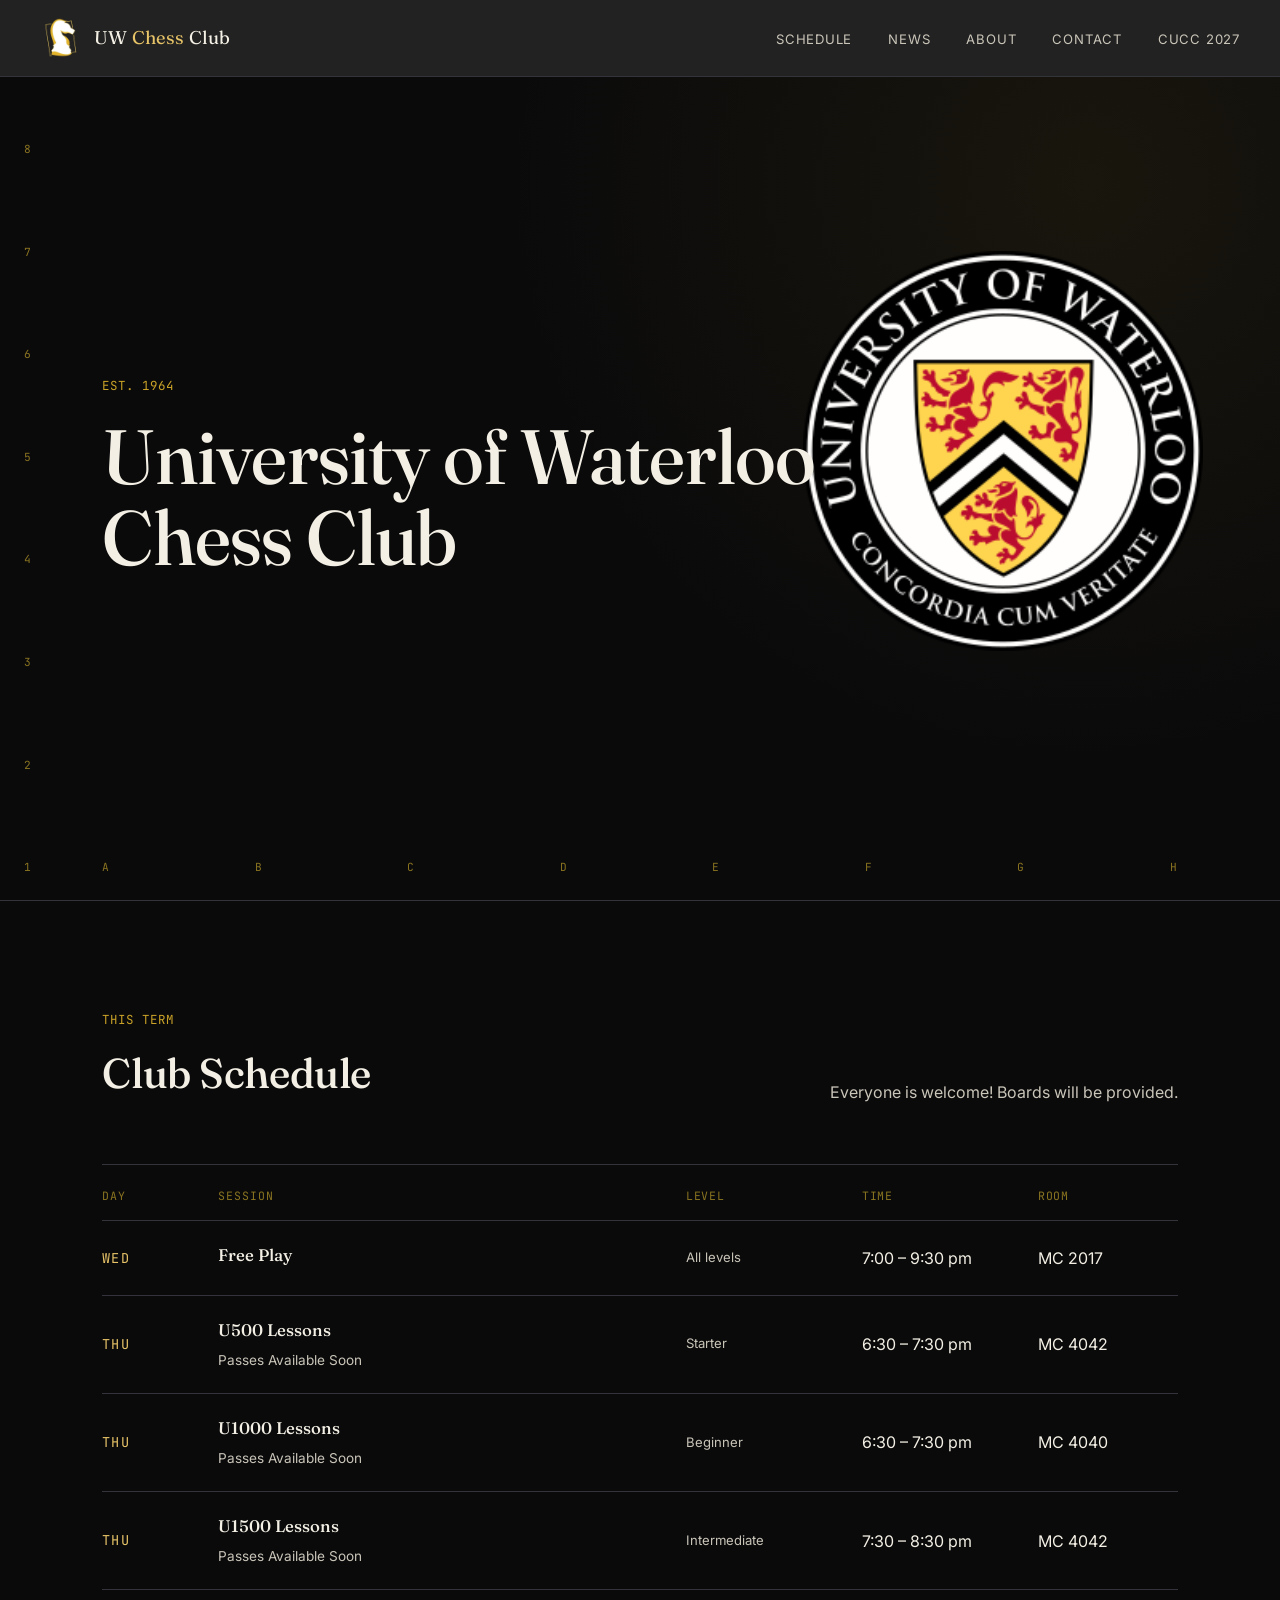
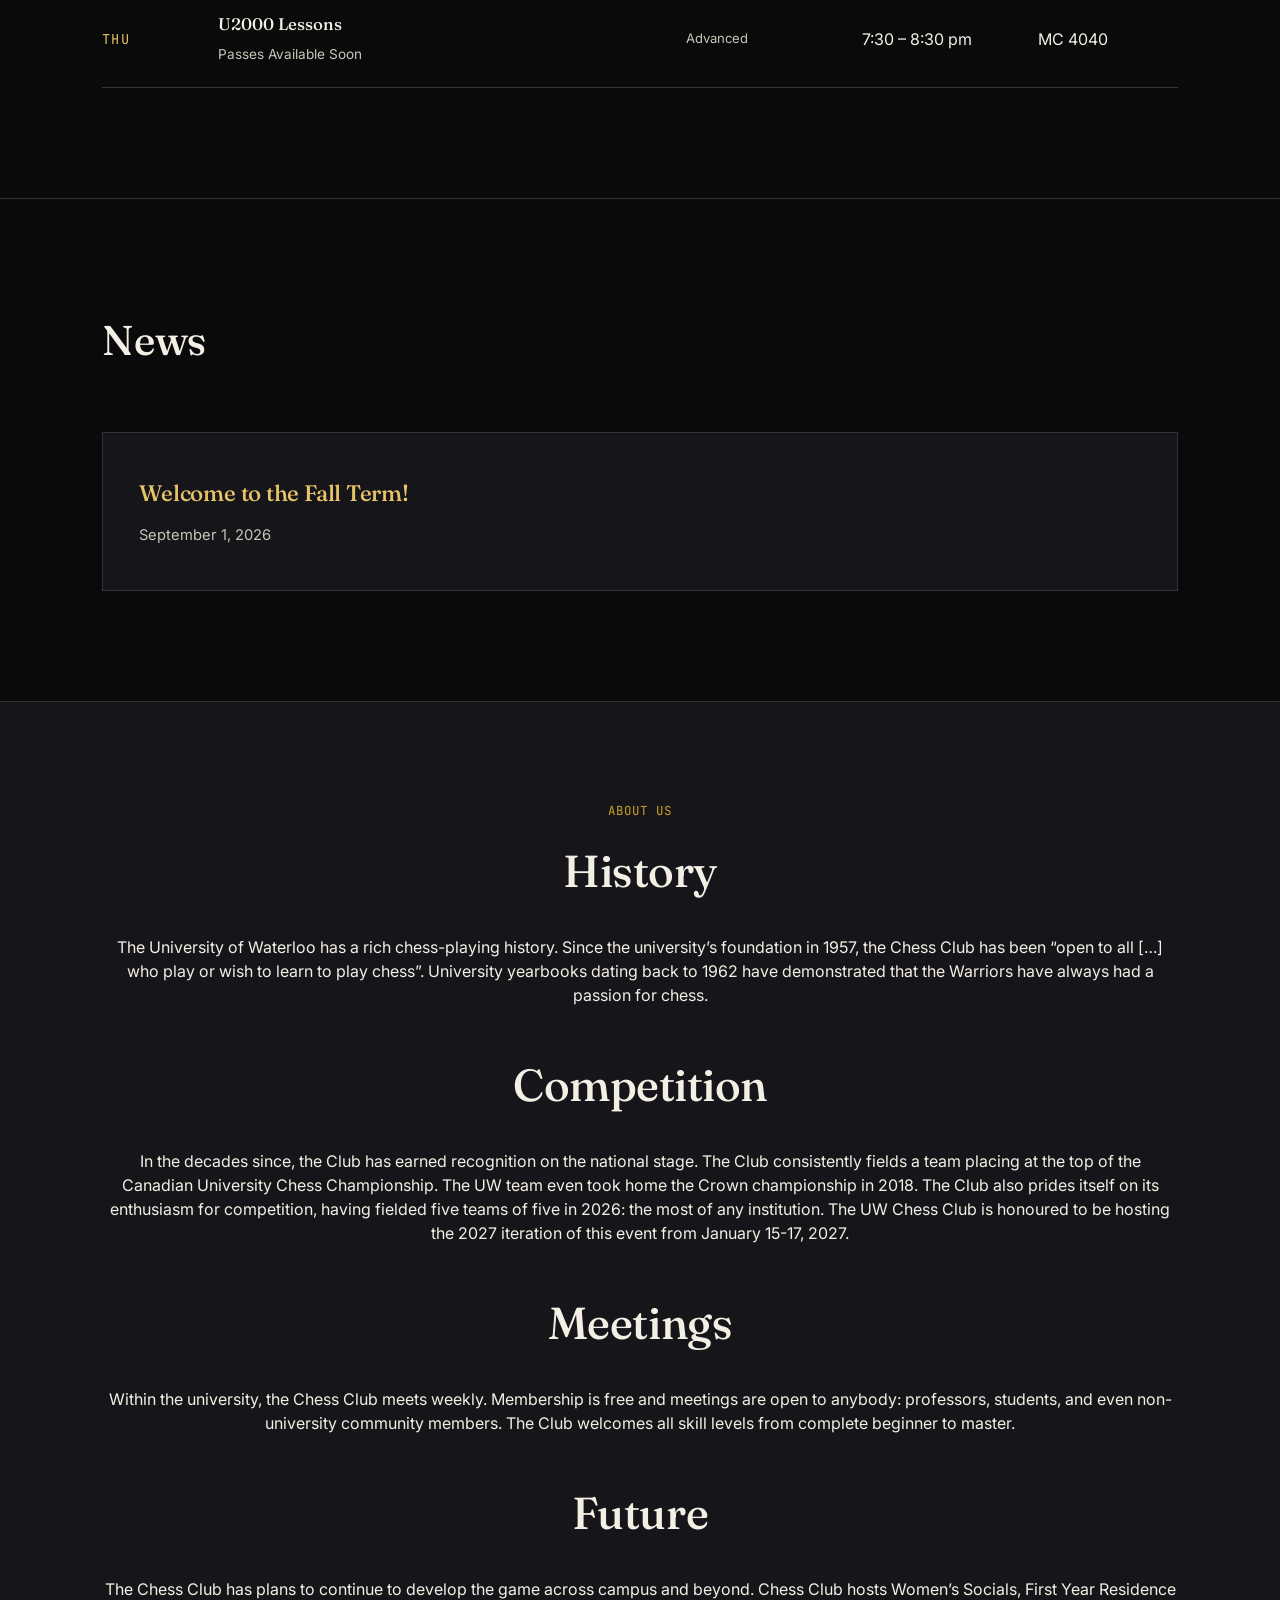
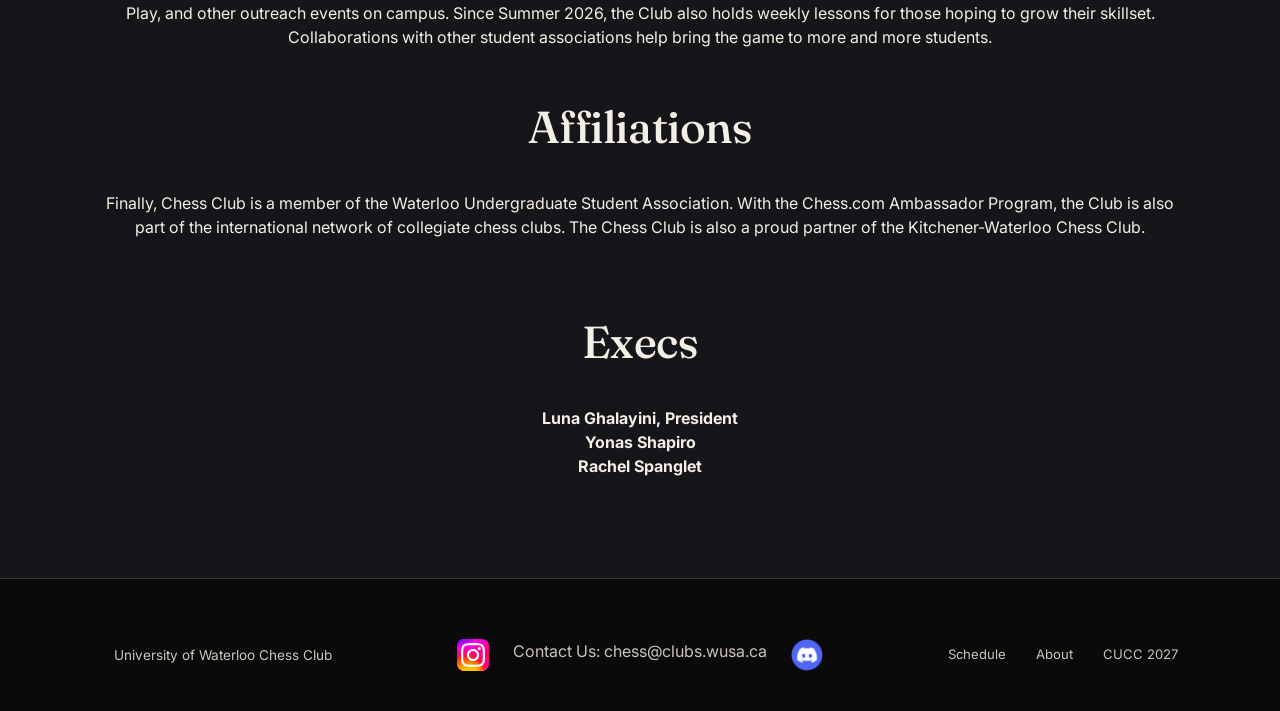
<file: index.html>
<!DOCTYPE html>
<html lang="en">
<head>
<meta charset="UTF-8">
<meta name="viewport" content="width=device-width, initial-scale=1.0">
<title>University of Waterloo Chess Club</title>
<link rel="preconnect" href="https://fonts.googleapis.com">
<link href="https://fonts.googleapis.com/css2?family=Fraunces:ital,opsz,wght@0,9..144,300;0,9..144,500;0,9..144,600;1,9..144,500&family=Inter:wght@400;500;600&family=JetBrains+Mono:wght@400;500&display=swap" rel="stylesheet">
<link rel="stylesheet" href="style.css">
<link rel="icon" type="image/x-icon" href="images/logo.jpg">
</head>
<body>

<header>
  <a href="/" class="brand">
      <img src="../images/logo.jpg" alt="UW Chess Club Logo" width="40" height="40">
      <div class="brand-name">UW <em>Chess</em> Club</div>
  </a>
  <nav class="nav-links">
    <ul>
      <li><a href="#schedule">Schedule</a></li>
      <li><a href="#news">News</a></li>
      <li><a href="#about">About</a></li>
      <li><a href="#contact">Contact</a></li>
      <li><a href="cucc2027">CUCC 2027</a></li>
    </ul>
  </nav>

</header>

<section class="hero">
  <div class="board-frame">
    <div class="coord-row coord-bottom mono">
      <span>a</span><span>b</span><span>c</span><span>d</span><span>e</span><span>f</span><span>g</span><span>h</span>
    </div>
    <div class="coord-row coord-side mono">
      <span>8</span><span>7</span><span>6</span><span>5</span><span>4</span><span>3</span><span>2</span><span>1</span>
    </div>
  </div>

  <img src="images/UWSeal.svg.webp" class="uw-crest" alt="UW Chess Club Logo" width="400" height="400">

  <div class="hero-content">
    <span class="eyebrow mono">Est. 1964</span>
    <h1>University of Waterloo Chess Club</h1>
    <p></p>
  </div>
</section>



<section id="schedule">
  <div class="section-head">
    <div>
      <span class="eyebrow mono">This Term</span>
      <h2>Club Schedule</h2>
    </div>
    <p>Everyone is welcome! Boards will be provided.</p>
  </div>
  <!-- <h3>Meetings are done for the term. See you all in the Fall!</h3> -->
  <!-- <h3>Meetings are done for the term. See you all in the Winter!</h3> -->
  <!-- <h3>Meetings are done for the term. See you all in the Spring!</h3> -->
  <div class="schedule">
    <div class="schedule-row head mono club">
      <div>Day</div><div>Session</div><div>Level</div><div>Time</div><div>Room</div>
    </div>
    <div class="schedule-row club">
      <div class="day mono">Wed</div>
      <div class="desc"><h4>Free Play</h4><span></span></div>
      <div class="level">All levels</div>
      <div class="time">7:00 – 9:30 pm</div>
      <div class="room">MC 2017</div>
    </div>
    <div class="schedule-row club">
      <div class="day mono">Thu</div>
      <!-- <div class="desc"><h4>U500 Lessons</h4><span><a href="https://wusa.ca/product/summer-chess-lessons-term-pass/">Term Pass</a>  —  <a href="https://wusa.ca/series/summer-2026-weekly-chess-lessons/">Session Pass</a></span></div> -->
      <div class="desc"><h4>U500 Lessons</h4><span>Passes Available Soon</span></div>
      <div class="level">Starter</div>
      <div class="time">6:30 – 7:30 pm</div>
      <div class="room">MC 4042</div>
    </div>
    <div class="schedule-row club">
      <div class="day mono">Thu</div>
      <!-- <div class="desc"><h4>U1000 Lessons</h4><span><a href="https://wusa.ca/product/summer-chess-lessons-term-pass/">Term Pass</a>  —  <a href="https://wusa.ca/series/summer-2026-weekly-chess-lessons/">Session Pass</a></span></div> -->
      <div class="desc"><h4>U1000 Lessons</h4><span>Passes Available Soon</span></div>
      <div class="level">Beginner</div>
      <div class="time">6:30 – 7:30 pm</div>
      <div class="room">MC 4040</div>
    </div>
    <div class="schedule-row club">
      <div class="day mono">Thu</div>
      <!-- <div class="desc"><h4>U1500 Lessons</h4><span><a href="https://wusa.ca/product/summer-chess-lessons-term-pass/">Term Pass</a>  —  <a href="https://wusa.ca/series/summer-2026-weekly-chess-lessons/">Session Pass</a></span></div> -->
      <div class="desc"><h4>U1500 Lessons</h4><span>Passes Available Soon</span></div>
      <div class="level">Intermediate</div>
      <div class="time">7:30 – 8:30 pm</div>
      <div class="room">MC 4042</div>
    </div>
    <div class="schedule-row club">
      <div class="day mono">Thu</div>
      <!-- <div class="desc"><h4>U2000 Lessons</h4><span><a href="https://wusa.ca/product/summer-chess-lessons-term-pass/">Term Pass</a>  —  <a href="https://wusa.ca/series/summer-2026-weekly-chess-lessons/">Session Pass</a></span></div> -->
      <div class="desc"><h4>U2000 Lessons</h4><span>Passes Available Soon</span></div>
      <div class="level">Advanced</div>
      <div class="time">7:30 – 8:30 pm</div>
      <div class="room">MC 4040</div>
    </div>
  </div>
</section>

<section id="news">
  <div class="section-head">
    <div>
      <h2>News</h2>
    </div>
  </div>
  <div id="news-feed"></div>
</section>
<script>
    const newsCategory = "chessclub";
</script>
<script src="script.js"></script>

<section class="strip" id="about">
  <span class="eyebrow mono">About Us</span>
  <h2>History</h2>
  <p>The University of Waterloo has a rich chess-playing history. Since the university’s foundation in 1957, the Chess Club has been “open to all […] who play or wish to learn to play chess”. University yearbooks dating back to 1962 have demonstrated that the Warriors have always had a passion for chess.</p>
  <h2 style="margin-top: 50px;">Competition</h2>
  <p>In the decades since, the Club has earned recognition on the national stage. The Club consistently fields a team placing at the top of the Canadian University Chess Championship. The UW team even took home the Crown championship in 2018. The Club also prides itself on its enthusiasm for competition, having fielded five teams of five in 2026: the most of any institution. The UW Chess Club is honoured to be hosting the 2027 iteration of this event from January 15-17, 2027.</p>
  <h2 style="margin-top: 50px;">Meetings</h2>
  <p>Within the university, the Chess Club meets weekly. Membership is free and meetings are open to anybody: professors, students, and even non-university community members. The Club welcomes all skill levels from complete beginner to master.</p>
  <h2 style="margin-top: 50px;">Future</h2>
  <p>The Chess Club has plans to continue to develop the game across campus and beyond. Chess Club hosts Women’s Socials, First Year Residence Play, and other outreach events on campus. Since Summer 2026, the Club also holds weekly lessons for those hoping to grow their skillset. Collaborations with other student associations help bring the game to more and more students.</p>
  <h2 style="margin-top: 50px;">Affiliations</h2>
  <p>Finally, Chess Club is a member of the Waterloo Undergraduate Student Association. With the Chess.com Ambassador Program, the Club is also part of the international network of collegiate chess clubs. The Chess Club is also a proud partner of the Kitchener-Waterloo Chess Club.</p>

  <h2 style="margin-top: 75px;">Execs</h2>
  <h4>Luna Ghalayini, President</h4>
  <h4>Yonas Shapiro</h4>
  <h4>Rachel Spanglet</h4>
</section>

<footer id="contact">
  <div class="footer-brand">
    <div id="logo-upload-footer-placeholder"></div>
      <span>University of Waterloo Chess Club</span>
    </div>
    <div class="footer-contact">
      <a href="https://www.instagram.com/uw.chess.club"><img src="images/instagram.svg" alt="Instagram" width="32" height="32"></a>
      <p class="footer-email">Contact Us: <a href="mailto:chess@clubs.wusa.ca">chess@clubs.wusa.ca</a></p>
      <a href="https://discord.gg/V49gRGx3Gg"><img src="images/discord.png" alt="Discord" width="32" height="32"></a>
    </div>
  </div>
  <div class="footer-links">
    <a href="#schedule">Schedule</a>
    <a href="#about">About</a>
    <a href="cucc2027">CUCC 2027</a>
  </div>
</footer>

</body>
</html>
</file>
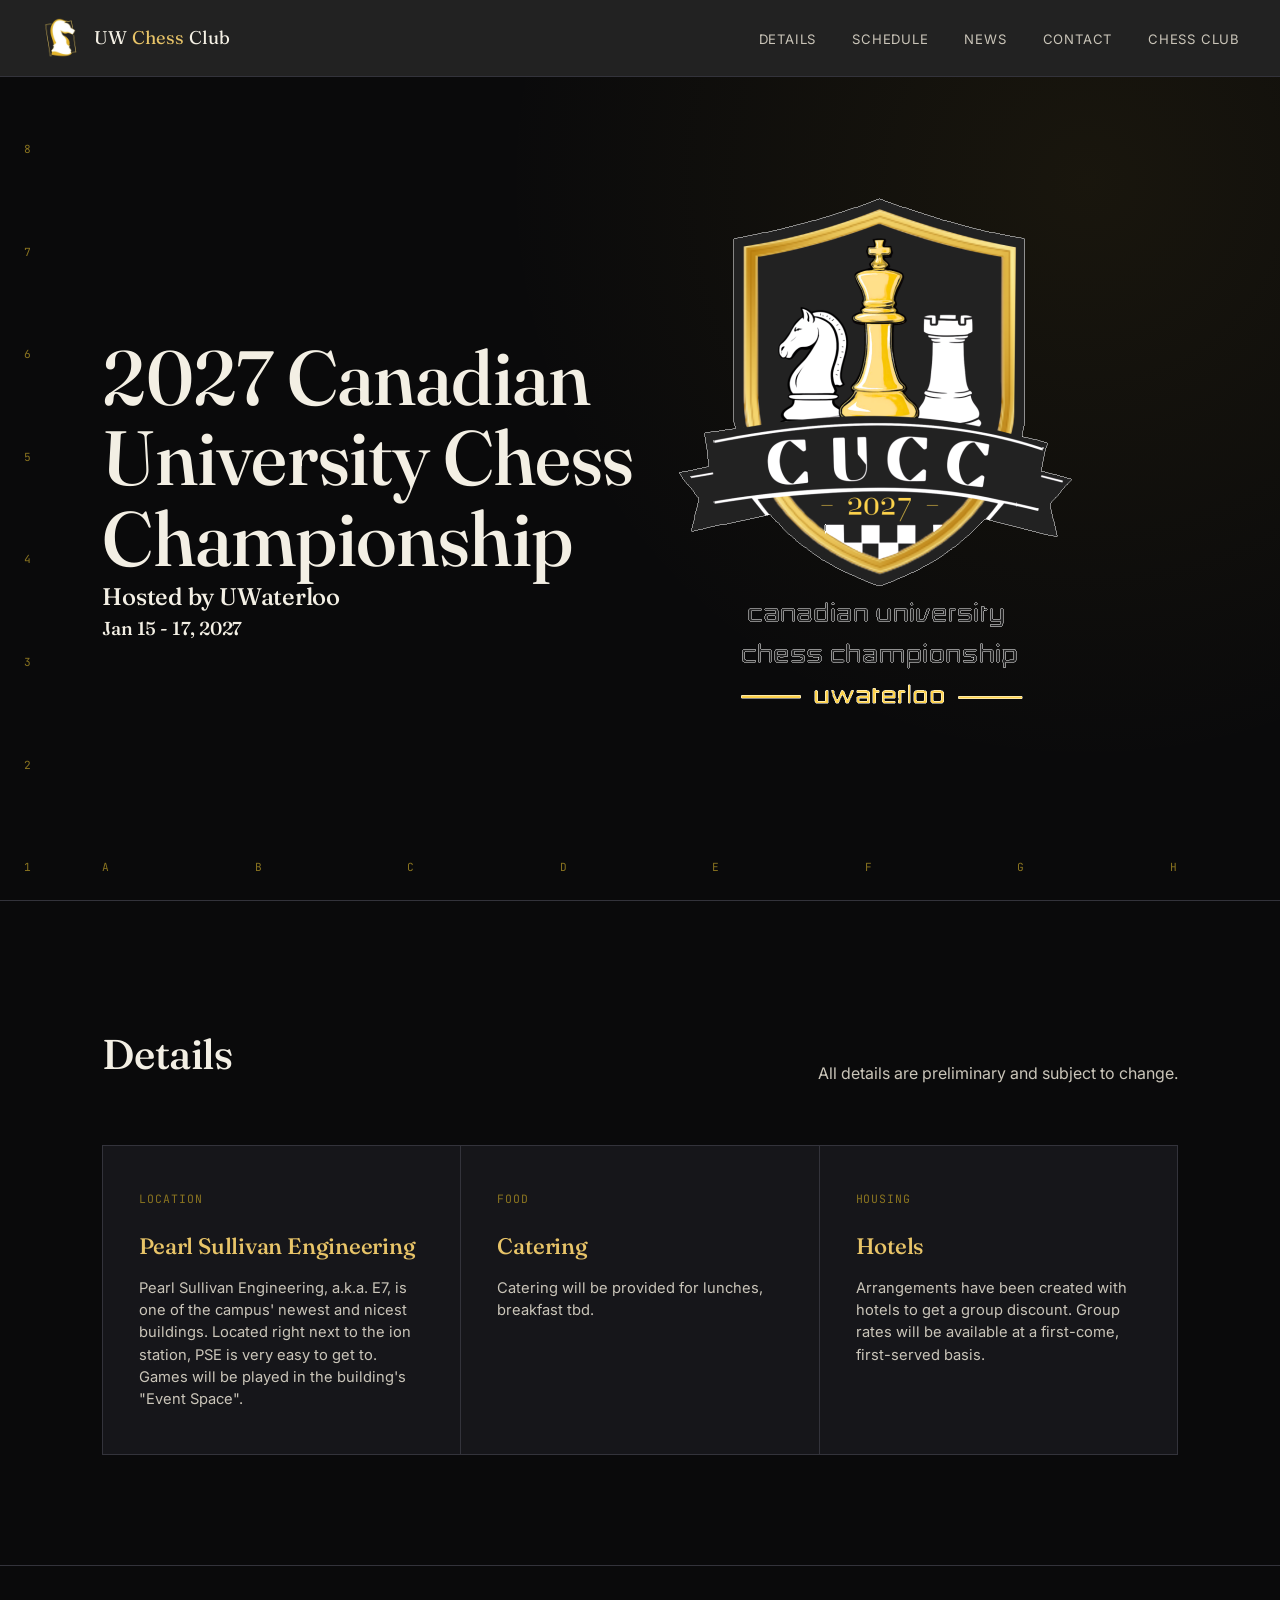
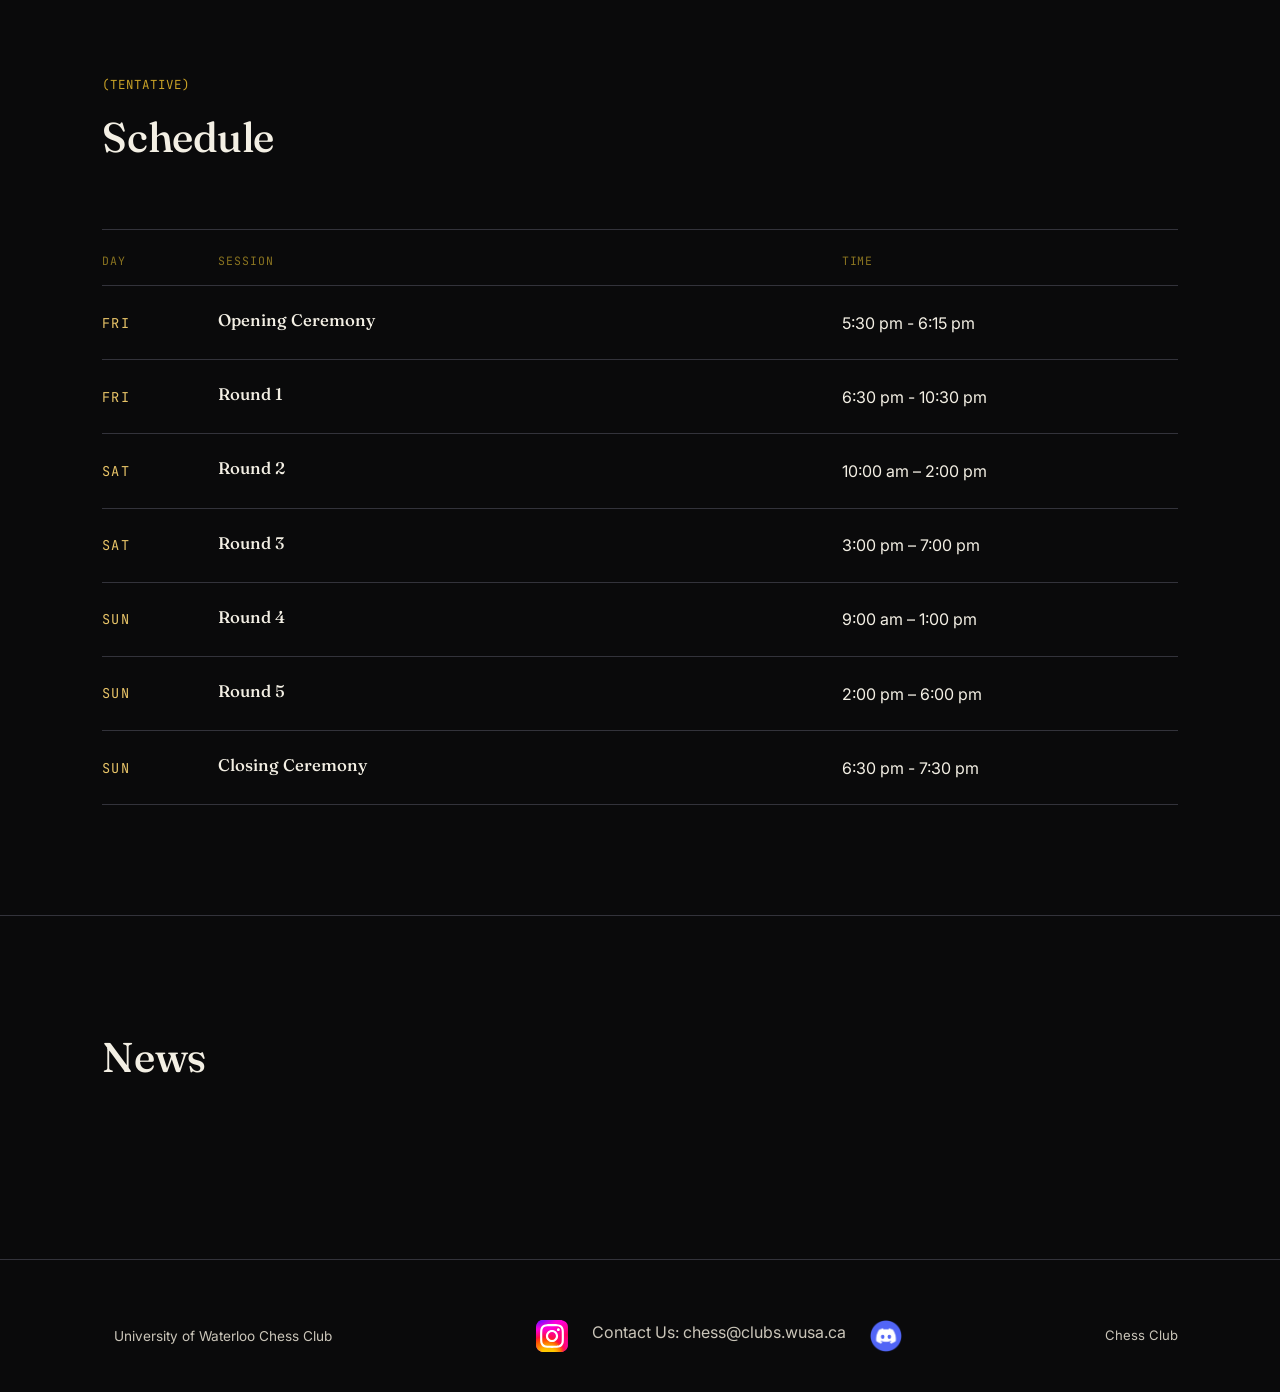
<file: cucc2027.html>
<!DOCTYPE html>
<html lang="en">
<head>
  <meta charset="UTF-8">
  <meta name="viewport" content="width=device-width, initial-scale=1.0">
  <title>2027 Canadian University Chess Championships</title>
  <link rel="preconnect" href="https://fonts.googleapis.com">
  <link href="https://fonts.googleapis.com/css2?family=Fraunces:ital,opsz,wght@0,9..144,300;0,9..144,500;0,9..144,600;1,9..144,500&family=Inter:wght@400;500;600&family=JetBrains+Mono:wght@400;500&display=swap" rel="stylesheet">
  <link rel="stylesheet" href="style.css">
  <link rel="icon" type="image/x-icon" href="./images/cucc2027-logo-transparent.png">
</head>
<body>

<header>
  <a href="/" class="brand">
      <img src="../images/logo.jpg" alt="UW Chess Club Logo" width="40" height="40">
      <div class="brand-name">UW <em>Chess</em> Club</div>
  </a>
  <nav class="nav-links">
    <ul>
      <li><a href="#details">Details</a></li>
      <li><a href="#schedule">Schedule</a></li>
      <li><a href="#news">News</a></li>
      <li><a href="#contact">Contact</a></li>
      <li><a href="/">Chess Club</a></li>
    </ul>
  </nav>

</header>

<section class="hero">
  <div class="board-frame">
    <div class="coord-row coord-bottom mono">
      <span>a</span><span>b</span><span>c</span><span>d</span><span>e</span><span>f</span><span>g</span><span>h</span>
    </div>
    <div class="coord-row coord-side mono">
      <span>8</span><span>7</span><span>6</span><span>5</span><span>4</span><span>3</span><span>2</span><span>1</span>
    </div>
  </div>

    <img src="images/cucc2027-logo-white-outline.png" class="cucc-logo" alt="CUCC 2027 Logo" width="400" height="400">

  <div class="hero-content">
    <!-- <span class="eyebrow mono">Est. in a Hamilton basement, 2011</span> -->
    <h1>2027 Canadian University Chess Championship</span></h1>
    <h2>Hosted by UWaterloo</h2>
    <h3>Jan 15 - 17, 2027</h3>
  </div>
</section>

<section id="details">
  <div class="section-head">
    <div>
      <span class="eyebrow mono"></span>
      <h2>Details</h2>
    </div>
    <p>All details are preliminary and subject to change.</p>
  </div>
  <div class="programs-grid">
    <div class="program-card">
      <div class="program-rank mono">Location</div>
      <h3>Pearl Sullivan Engineering</h3>
      <p>Pearl Sullivan Engineering, a.k.a. E7, is one of the campus' newest and nicest buildings. Located right next to the ion station, PSE is very easy to get to. Games will be played in the building's "Event Space".</p>
    </div>
    <div class="program-card">
      <div class="program-rank mono">Food</div>
      <h3>Catering</h3>
      <p>Catering will be provided for lunches, breakfast tbd.</p>
    </div>
    <div class="program-card">
      <div class="program-rank mono">Housing</div>
      <h3>Hotels</h3>
      <p>Arrangements have been created with hotels to get a group discount. Group rates will be available at a first-come, first-served basis.</p>
    </div>
  </div>
</section>

<section id="schedule">
  <div class="section-head">
    <div>
      <span class="eyebrow mono">(Tentative)</span>
      <h2>Schedule</h2>
    </div>
  </div>
  <div class="schedule">
    <div class="schedule-row head mono">
      <div>Day</div><div>Session</div><div>Time</div>
    </div>
    <div class="schedule-row">
      <div class="day mono">Fri</div>
      <div class="desc"><h4>Opening Ceremony</h4></div>
      <div class="time">5:30 pm - 6:15 pm</div>
    </div>
    <div class="schedule-row">
      <div class="day mono">Fri</div>
      <div class="desc"><h4>Round 1</h4></div>
      <div class="time">6:30 pm - 10:30 pm</div>
    </div>
    <div class="schedule-row">
      <div class="day mono">Sat</div>
      <div class="desc"><h4>Round 2</h4></div>
      <div class="time">10:00 am – 2:00 pm</div>
    </div>
    <div class="schedule-row">
      <div class="day mono">Sat</div>
      <div class="desc"><h4>Round 3</h4></div>
      <div class="time">3:00 pm – 7:00 pm</div>
    </div>
    <div class="schedule-row">
      <div class="day mono">Sun</div>
      <div class="desc"><h4>Round 4</h4></div>
      <div class="time">9:00 am – 1:00 pm</div>
    </div>
    <div class="schedule-row">
      <div class="day mono">Sun</div>
      <div class="desc"><h4>Round 5</h4></div>
      <div class="time">2:00 pm – 6:00 pm</div>
    </div>
    <div class="schedule-row">
      <div class="day mono">Sun</div>
      <div class="desc"><h4>Closing Ceremony</h4></div>
      <div class="time">6:30 pm - 7:30 pm</div>
    </div>
  </div>
</section>

<section id="news">
  <div class="section-head">
    <div>
      <h2>News</h2>
    </div>
  </div>
  <div id="news-feed"></div>
</section>
<script>
    const newsCategory = "cucc2027";
</script>
<script src="script.js"></script>


<footer id="contact">
    <div class="footer-brand">
        <div id="logo-upload-footer-placeholder"></div>
            <span>University of Waterloo Chess Club</span>
        </div>
        <div class="footer-contact">
            <a href="https://www.instagram.com/uw.chess.club"><img src="images/instagram.svg" alt="Instagram" width="32" height="32"></a>
            <p class="footer-email">Contact Us: <a href="mailto:chess@clubs.wusa.ca">chess@clubs.wusa.ca</a></p>
            <a href="https://discord.gg/V49gRGx3Gg"><img src="images/discord.png" alt="Discord" width="32" height="32"></a>
        </div>
    </div>
    <div class="footer-links">
        <a href="/">Chess Club</a>
    </div>
</footer>



</body>
</html>
</file>
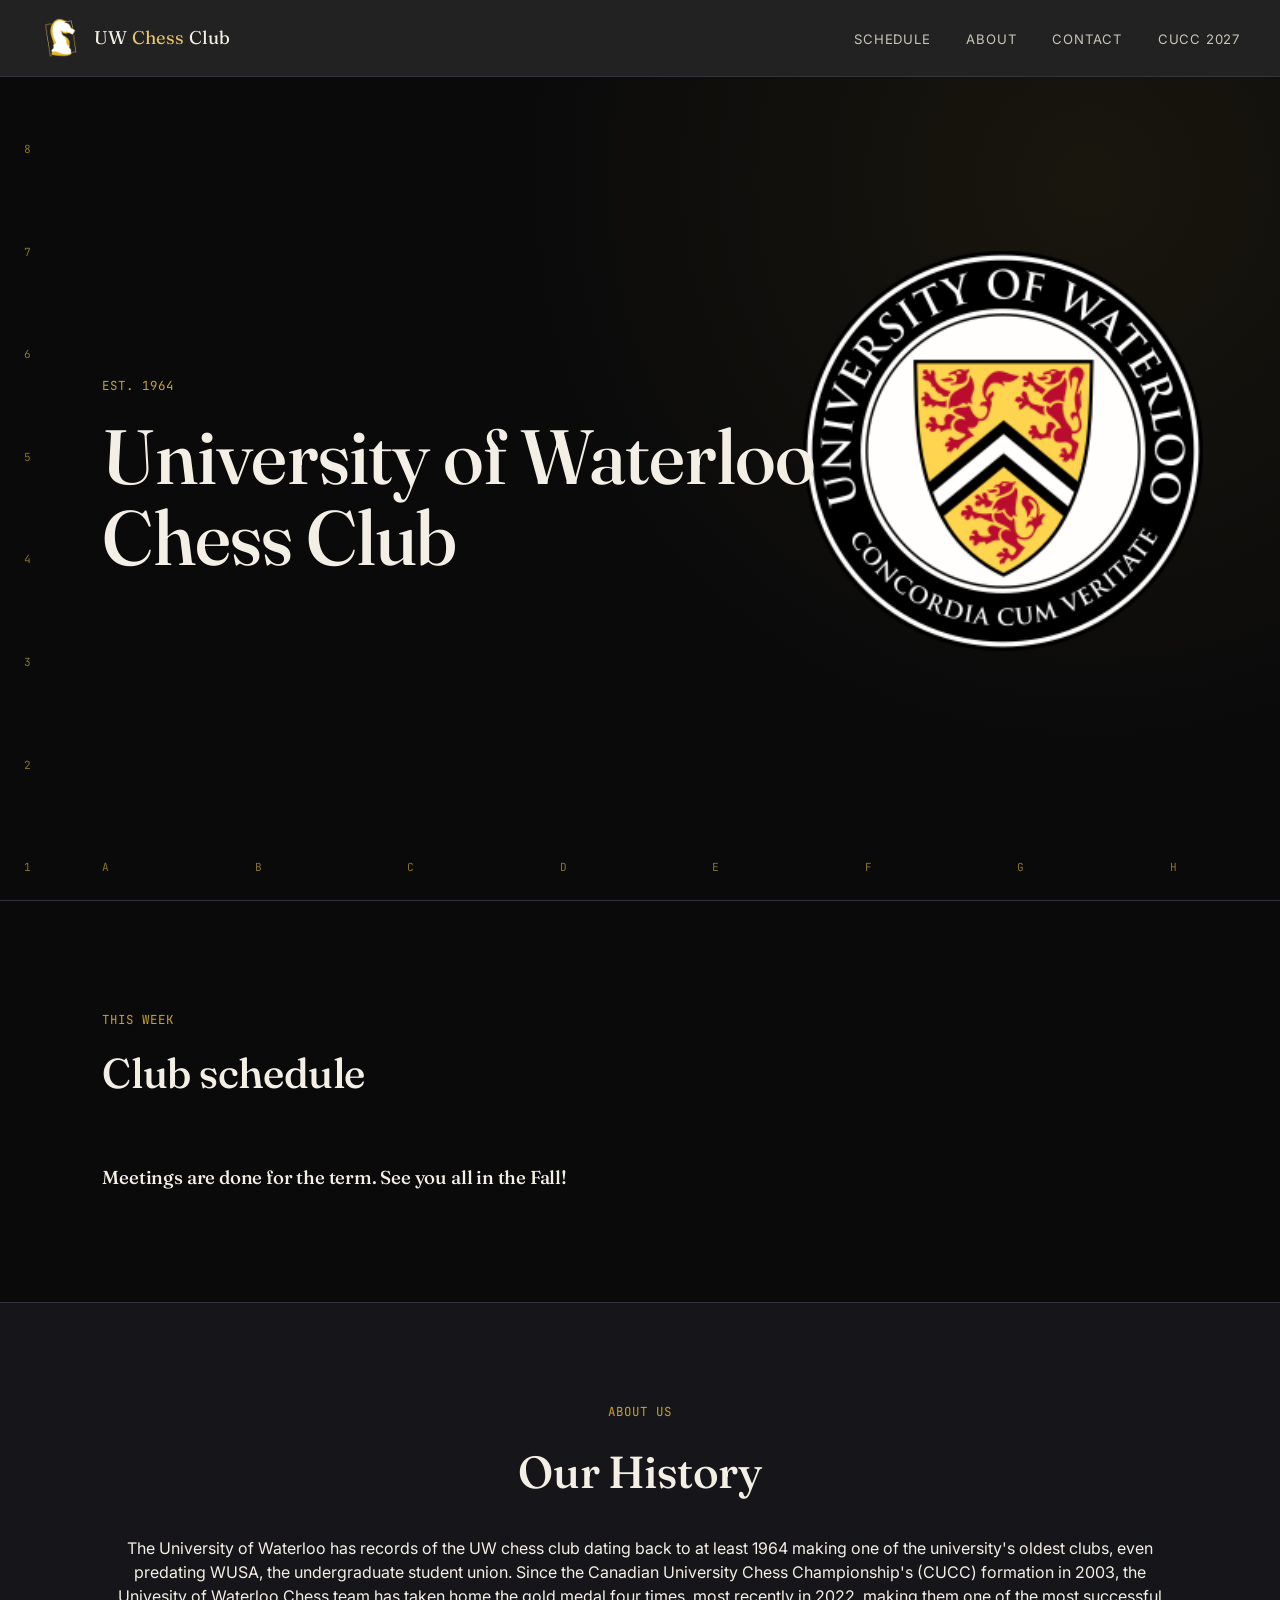
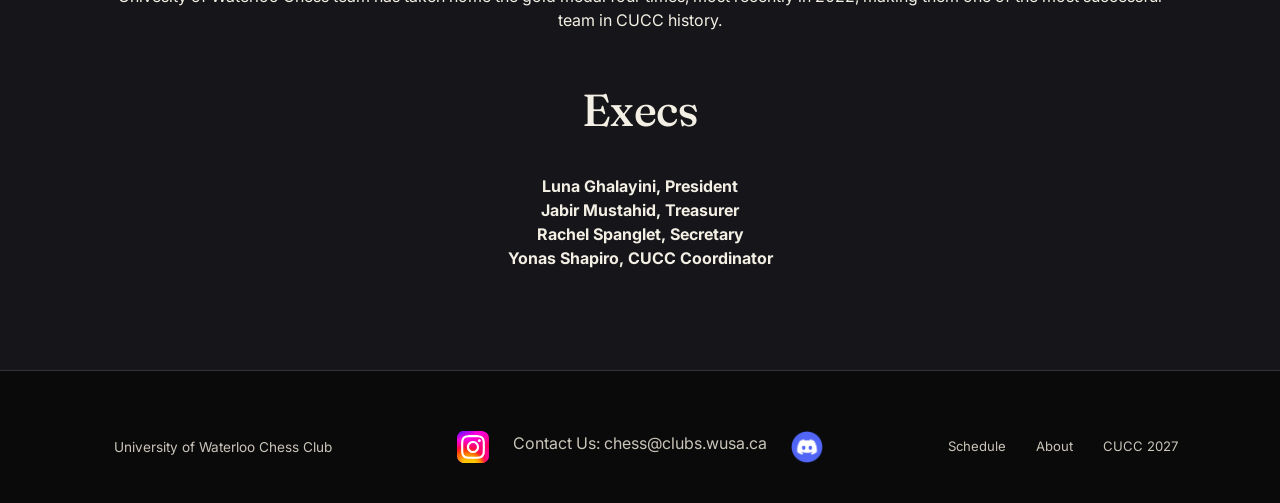
<file: uwchessclub.html>
<!DOCTYPE html>
<html lang="en">
<head>
<meta charset="UTF-8">
<meta name="viewport" content="width=device-width, initial-scale=1.0">
<title>University of Waterloo Chess Club</title>
<link rel="preconnect" href="https://fonts.googleapis.com">
<link href="https://fonts.googleapis.com/css2?family=Fraunces:ital,opsz,wght@0,9..144,300;0,9..144,500;0,9..144,600;1,9..144,500&family=Inter:wght@400;500;600&family=JetBrains+Mono:wght@400;500&display=swap" rel="stylesheet">
<link rel="stylesheet" href="style.css">
<link rel="icon" type="image/x-icon" href="logo.jpg">
</head>
<body>

<header>
  <div class="brand">
    <img src="logo.jpg" alt="UW Chess Club Logo" width="40" height="40">
    <div class="brand-name">UW <em>Chess</em> Club</div>
  </div>
  <nav class="nav-links">
    <ul>
      <li><a href="#schedule">Schedule</a></li>
      <li><a href="#about">About</a></li>
      <li><a href="#contact">Contact</a></li>
      <li><a href="cucc2027.html">CUCC 2027</a></li>
    </ul>
  </nav>

</header>

<section class="hero">
  <div class="board-frame">
    <div class="coord-row coord-bottom mono">
      <span>a</span><span>b</span><span>c</span><span>d</span><span>e</span><span>f</span><span>g</span><span>h</span>
    </div>
    <div class="coord-row coord-side mono">
      <span>8</span><span>7</span><span>6</span><span>5</span><span>4</span><span>3</span><span>2</span><span>1</span>
    </div>
  </div>

  <img src="UWSeal.svg.webp" class="uw-crest" alt="UW Chess Club Logo" width="400" height="400">

  <div class="hero-content">
    <span class="eyebrow mono">Est. 1964</span>
    <h1>University of Waterloo Chess Club</h1>
    <p></p>
  </div>
</section>



<section id="schedule">
  <div class="section-head">
    <div>
      <span class="eyebrow mono">This week</span>
      <h2>Club schedule</h2>
    </div>
    <!-- <p>Everyone is welcome! Boards will be provided.</p> -->
  </div>
  <h3>Meetings are done for the term. See you all in the Fall!</h3>
  <!-- <h3>Meetings are done for the term. See you all in the Winter!</h3> -->
  <!-- <h3>Meetings are done for the term. See you all in the Spring!</h3> -->
  <!-- <div class="schedule">
    <div class="schedule-row head mono club">
      <div>Day</div><div>Session</div><div>Level</div><div>Time</div><div>Room</div>
    </div>
    <div class="schedule-row club">
      <div class="day mono">Wed</div>
      <div class="desc"><h4>Free Play</h4><span></span></div>
      <div class="level">All levels</div>
      <div class="time">7:00 – 9:30 pm</div>
      <div class="room">MC 2017</div>
    </div>
    <div class="schedule-row club">
      <div class="day mono">Thu</div>
      <div class="desc"><h4>U500 Lessons</h4><span><a href="https://wusa.ca/product/summer-chess-lessons-term-pass/">Term Pass</a>  —  <a href="https://wusa.ca/series/summer-2026-weekly-chess-lessons/">Session Pass</a></span></div>
      <div class="level">Starter</div>
      <div class="time">6:30 – 7:30 pm</div>
      <div class="room">MC 4042</div>
    </div>
    <div class="schedule-row club">
      <div class="day mono">Thu</div>
      <div class="desc"><h4>U1000 Lessons</h4><span><a href="https://wusa.ca/product/summer-chess-lessons-term-pass/">Term Pass</a>  —  <a href="https://wusa.ca/series/summer-2026-weekly-chess-lessons/">Session Pass</a></span></div>
      <div class="level">Beginner</div>
      <div class="time">6:30 – 7:30 pm</div>
      <div class="room">MC 4041</div>
    </div>
    <div class="schedule-row club">
      <div class="day mono">Thu</div>
      <div class="desc"><h4>U1500 Lessons</h4><span><a href="https://wusa.ca/product/summer-chess-lessons-term-pass/">Term Pass</a>  —  <a href="https://wusa.ca/series/summer-2026-weekly-chess-lessons/">Session Pass</a></span></div>
      <div class="level">Intermediate</div>
      <div class="time">7:30 – 8:30 pm</div>
      <div class="room">MC 4042</div>
    </div>
    <div class="schedule-row club">
      <div class="day mono">Thu</div>
      <div class="desc"><h4>U2000 Lessons</h4><span><a href="https://wusa.ca/product/summer-chess-lessons-term-pass/">Term Pass</a>  —  <a href="https://wusa.ca/series/summer-2026-weekly-chess-lessons/">Session Pass</a></span></div>
      <div class="level">Advanced</div>
      <div class="time">7:30 – 8:30 pm</div>
      <div class="room">MC 4041</div>
    </div>
  </div> -->
</section>

<section class="strip" id="about">
  <span class="eyebrow mono">About Us</span>
  <h2>Our History</h2>
  <p>The University of Waterloo has records of the UW chess club dating back to at least 1964 making one of the university's oldest clubs, even predating WUSA, the undergraduate student union.
    Since the Canadian University Chess Championship's (CUCC) formation in 2003, the Univesity of Waterloo Chess team has taken home the gold medal four times, most recently in 2022, making them one of the most successful team in CUCC history.
  </p>
  <h2 style="margin-top: 50px;">Execs</h2>
  <h4>Luna Ghalayini, President</h4>
  <h4>Jabir Mustahid, Treasurer</h4>
  <h4>Rachel Spanglet, Secretary</h4>
  <h4>Yonas Shapiro, CUCC Coordinator</h4>
</section>

<footer id="contact">
  <div class="footer-brand">
    <div id="logo-upload-footer-placeholder"></div>
      <span>University of Waterloo Chess Club</span>
    </div>
    <div class="footer-contact">
      <a href="https://www.instagram.com/uw.chess.club"><img src="instagram.svg" alt="Instagram" width="32" height="32"></a>
      <p class="footer-email">Contact Us: <a href="mailto:chess@clubs.wusa.ca">chess@clubs.wusa.ca</a></p>
      <a href="https://discord.gg/V49gRGx3Gg"><img src="discord.png" alt="Discord" width="32" height="32"></a>
    </div>
  </div>
  <div class="footer-links">
    <a href="#schedule">Schedule</a>
    <a href="#about">About</a>
    <a href="cucc2027.html">CUCC 2027</a>
  </div>
</footer>

</body>
</html>
</file>
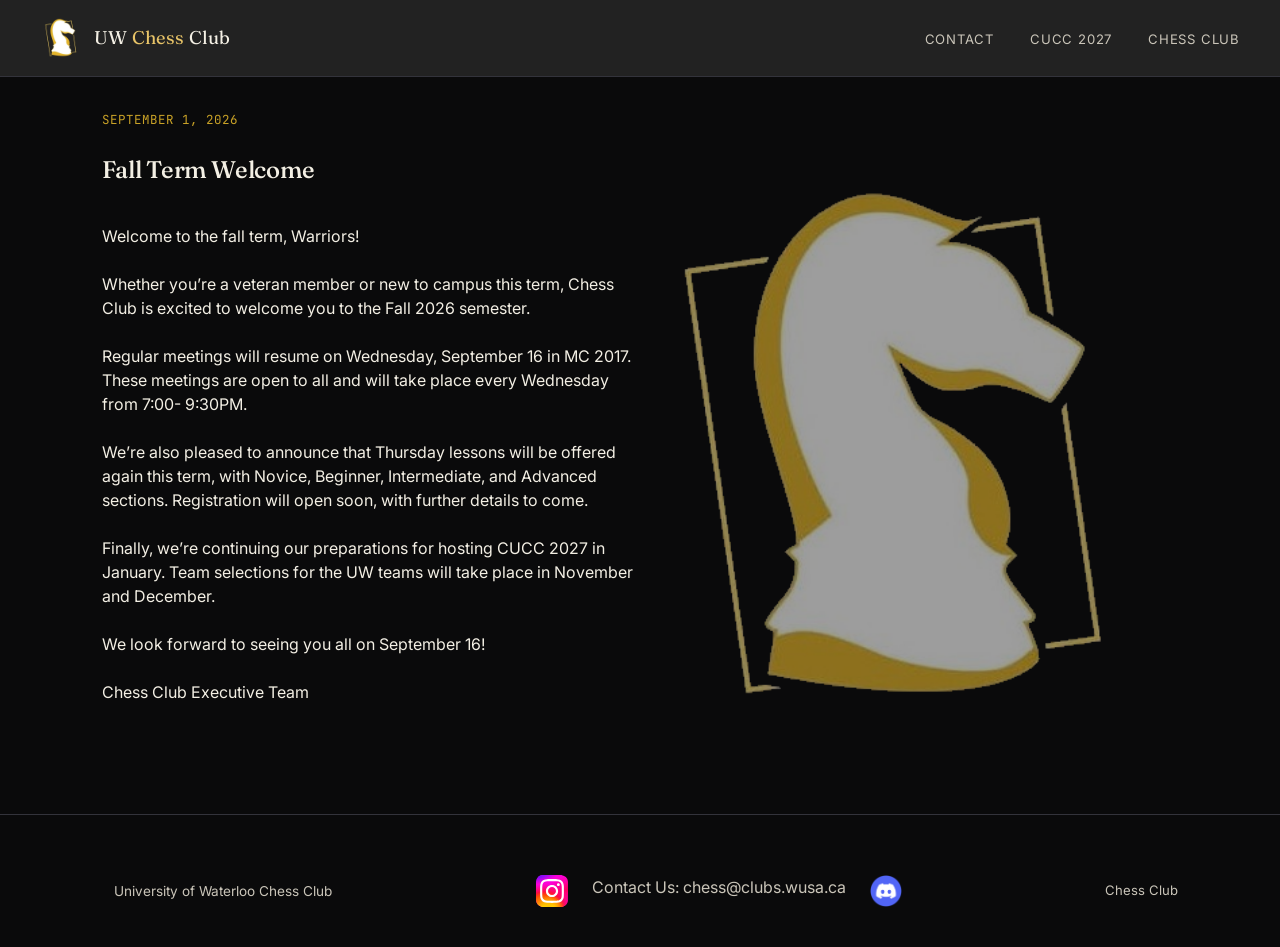
<file: news/fall-term-welcome.html>
<!DOCTYPE html>
<html lang="en">
<head>
    <meta charset="UTF-8">
    <meta name="viewport" content="width=device-width, initial-scale=1.0">
    <title>Fall Term Welcome</title>
    <link rel="preconnect" href="https://fonts.googleapis.com">
    <link href="https://fonts.googleapis.com/css2?family=Fraunces:ital,opsz,wght@0,9..144,300;0,9..144,500;0,9..144,600;1,9..144,500&family=Inter:wght@400;500;600&family=JetBrains+Mono:wght@400;500&display=swap" rel="stylesheet">
    <link rel="stylesheet" href="../style.css">
    <link rel="icon" type="image/x-icon" href="../images/logo.jpg">
</head>
<body>

<header>
  <a href="/" class="brand">
      <img src="../images/logo.jpg" alt="UW Chess Club Logo" width="40" height="40">
      <div class="brand-name">UW <em>Chess</em> Club</div>
  </a>
  <nav class="nav-links">
    <ul>
      <li><a href="#contact">Contact</a></li>
      <li><a href="../cucc2027">CUCC 2027</a></li>
      <li><a href="..">Chess Club</a></li>
    </ul>
  </nav>

</header>

<section id="article">
    <img src="../images/logo-transparent.png" alt="" class="article-decor" aria-hidden="true">
    <span class="eyebrow mono">September 1, 2026</span>
    <h1 class="article-title">Fall Term Welcome</h1>
    <p class="article-content">
        Welcome to the fall term, Warriors! <br><br>
        Whether you’re a veteran member or new to campus this term, Chess Club is excited to welcome you to the Fall 2026 semester. <br><br>
        Regular meetings will resume on Wednesday, September 16 in MC 2017. These meetings are open to all and will take place every Wednesday from 7:00- 9:30PM. <br><br>
        We’re also pleased to announce that Thursday lessons will be offered again this term, with Novice, Beginner, Intermediate, and Advanced sections. Registration will open soon, with further details to come. <br><br>
        Finally, we’re continuing our preparations for hosting CUCC 2027 in January. Team selections for the UW teams will take place in November and December. <br><br>
        We look forward to seeing you all on September 16! <br><br>
        Chess Club Executive Team
    </p>
</section>




<footer id="contact">
    <div class="footer-brand">
        <div id="logo-upload-footer-placeholder"></div>
            <span>University of Waterloo Chess Club</span>
        </div>
        <div class="footer-contact">
            <a href="https://www.instagram.com/uw.chess.club"><img src="../images/instagram.svg" alt="Instagram" width="32" height="32"></a>
            <p class="footer-email">Contact Us: <a href="mailto:chess@clubs.wusa.ca">chess@clubs.wusa.ca</a></p>
            <a href="https://discord.gg/V49gRGx3Gg"><img src="../images/discord.png" alt="Discord" width="32" height="32"></a>
        </div>
    </div> 
    <div class="footer-links">
        <a href="../">Chess Club</a>
    </div>
</footer>


</body>
</html>
</file>
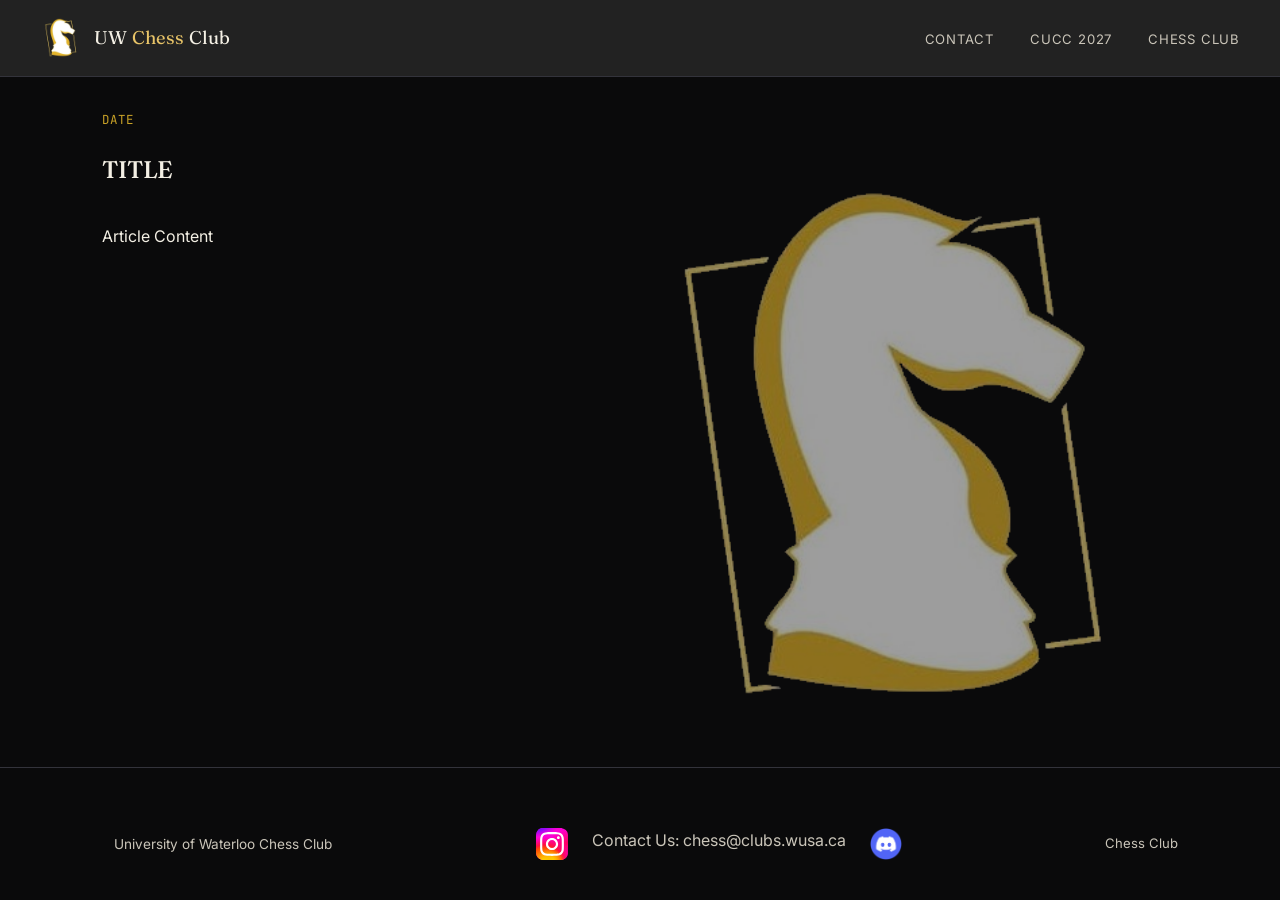
<file: news/news-template-club.html>
<!DOCTYPE html>
<html lang="en">
<head>
    <meta charset="UTF-8">
    <meta name="viewport" content="width=device-width, initial-scale=1.0">
    <title>ARTICLE TITLE</title>
    <link rel="preconnect" href="https://fonts.googleapis.com">
    <link href="https://fonts.googleapis.com/css2?family=Fraunces:ital,opsz,wght@0,9..144,300;0,9..144,500;0,9..144,600;1,9..144,500&family=Inter:wght@400;500;600&family=JetBrains+Mono:wght@400;500&display=swap" rel="stylesheet">
    <link rel="stylesheet" href="../style.css">
    <link rel="icon" type="image/x-icon" href="../images/logo.jpg">
</head>
<body>

<header>
  <a href="/" class="brand">
      <img src="../images/logo.jpg" alt="UW Chess Club Logo" width="40" height="40">
      <div class="brand-name">UW <em>Chess</em> Club</div>
  </a>
  <nav class="nav-links">
    <ul>
      <li><a href="#contact">Contact</a></li>
      <li><a href="../cucc2027">CUCC 2027</a></li>
      <li><a href="..">Chess Club</a></li>
    </ul>
  </nav>

</header>

<section id="article">
    <img src="../images/logo-transparent.png" alt="" class="article-decor" aria-hidden="true">
    <span class="eyebrow mono">Date</span>
    <h1>TITLE</h1>
    <p class="article-content">Article Content</p>
</section>




<footer id="contact">
    <div class="footer-brand">
        <div id="logo-upload-footer-placeholder"></div>
            <span>University of Waterloo Chess Club</span>
        </div>
        <div class="footer-contact">
            <a href="https://www.instagram.com/uw.chess.club"><img src="../images/instagram.svg" alt="Instagram" width="32" height="32"></a>
            <p class="footer-email">Contact Us: <a href="mailto:chess@clubs.wusa.ca">chess@clubs.wusa.ca</a></p>
            <a href="https://discord.gg/V49gRGx3Gg"><img src="../images/discord.png" alt="Discord" width="32" height="32"></a>
        </div>
    </div>
    <div class="footer-links">
        <a href="../">Chess Club</a>
    </div>
</footer>



</body>
</html>
</file>
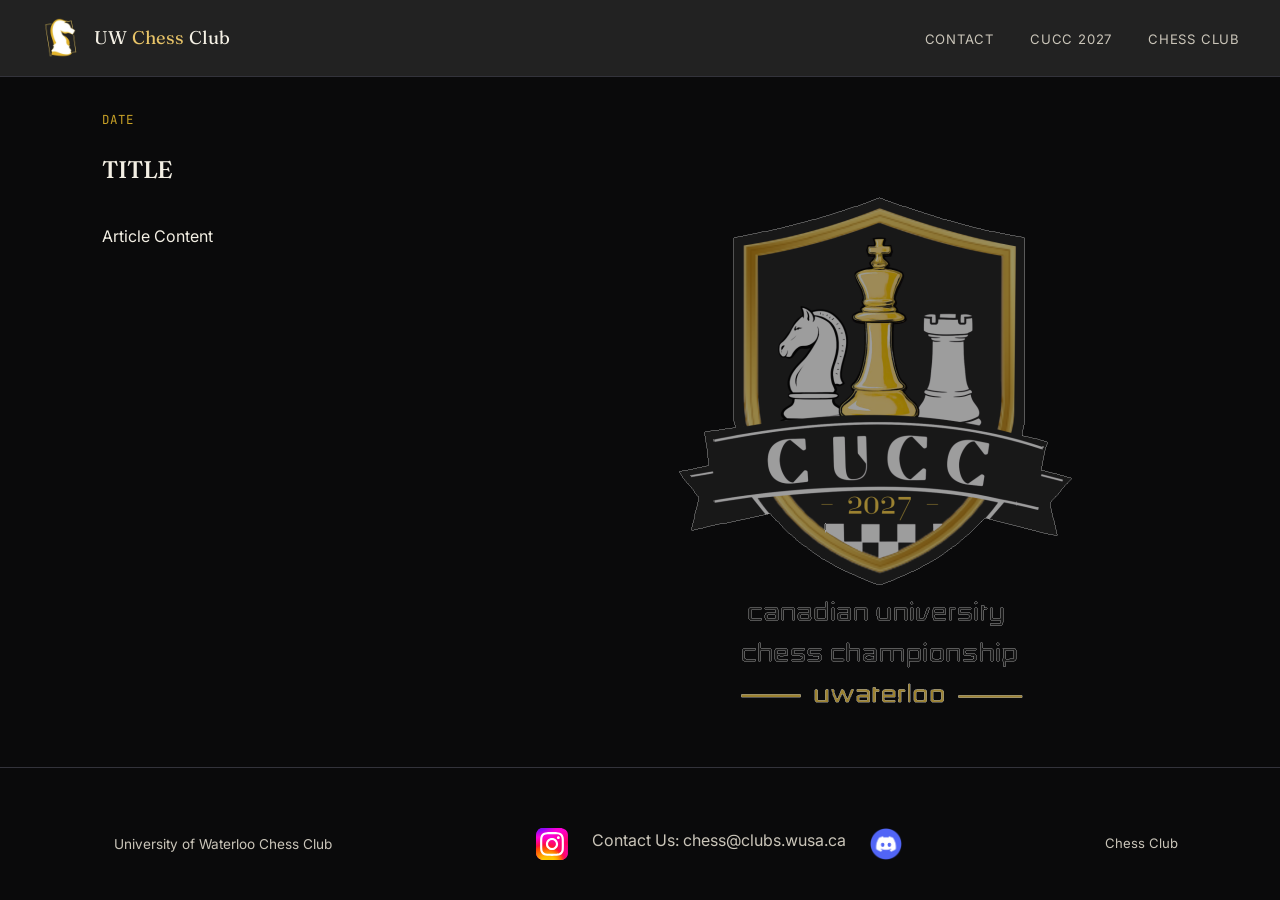
<file: news/news-template-cucc.html>
<!DOCTYPE html>
<html lang="en">
<head>
    <meta charset="UTF-8">
    <meta name="viewport" content="width=device-width, initial-scale=1.0">
    <title>ARTICLE TITLE</title>
    <link rel="preconnect" href="https://fonts.googleapis.com">
    <link href="https://fonts.googleapis.com/css2?family=Fraunces:ital,opsz,wght@0,9..144,300;0,9..144,500;0,9..144,600;1,9..144,500&family=Inter:wght@400;500;600&family=JetBrains+Mono:wght@400;500&display=swap" rel="stylesheet">
    <link rel="stylesheet" href="../style.css">
    <link rel="icon" type="image/x-icon" href="../images/logo.jpg">
</head>
<body>

<header>
  <a href="/" class="brand">
      <img src="../images/logo.jpg" alt="UW Chess Club Logo" width="40" height="40">
      <div class="brand-name">UW <em>Chess</em> Club</div>
  </a>
  <nav class="nav-links">
    <ul>
      <li><a href="#contact">Contact</a></li>
      <li><a href="../cucc2027">CUCC 2027</a></li>
      <li><a href="..">Chess Club</a></li>
    </ul>
  </nav>

</header>

<section id="article">
    <img src="../images/cucc2027-logo-white-outline.png" alt="" class="article-decor" aria-hidden="true">
    <span class="eyebrow mono">Date</span>
    <h1>TITLE</h1>
    <p class="article-content">Article Content</p>
</section>




<footer id="contact">
    <div class="footer-brand">
        <div id="logo-upload-footer-placeholder"></div>
            <span>University of Waterloo Chess Club</span>
        </div>
        <div class="footer-contact">
            <a href="https://www.instagram.com/uw.chess.club"><img src="../images/instagram.svg" alt="Instagram" width="32" height="32"></a>
            <p class="footer-email">Contact Us: <a href="mailto:chess@clubs.wusa.ca">chess@clubs.wusa.ca</a></p>
            <a href="https://discord.gg/V49gRGx3Gg"><img src="../images/discord.png" alt="Discord" width="32" height="32"></a>
        </div>
    </div>
    <div class="footer-links">
        <a href="../">Chess Club</a>
    </div>
</footer>



</body>
</html>
</file>
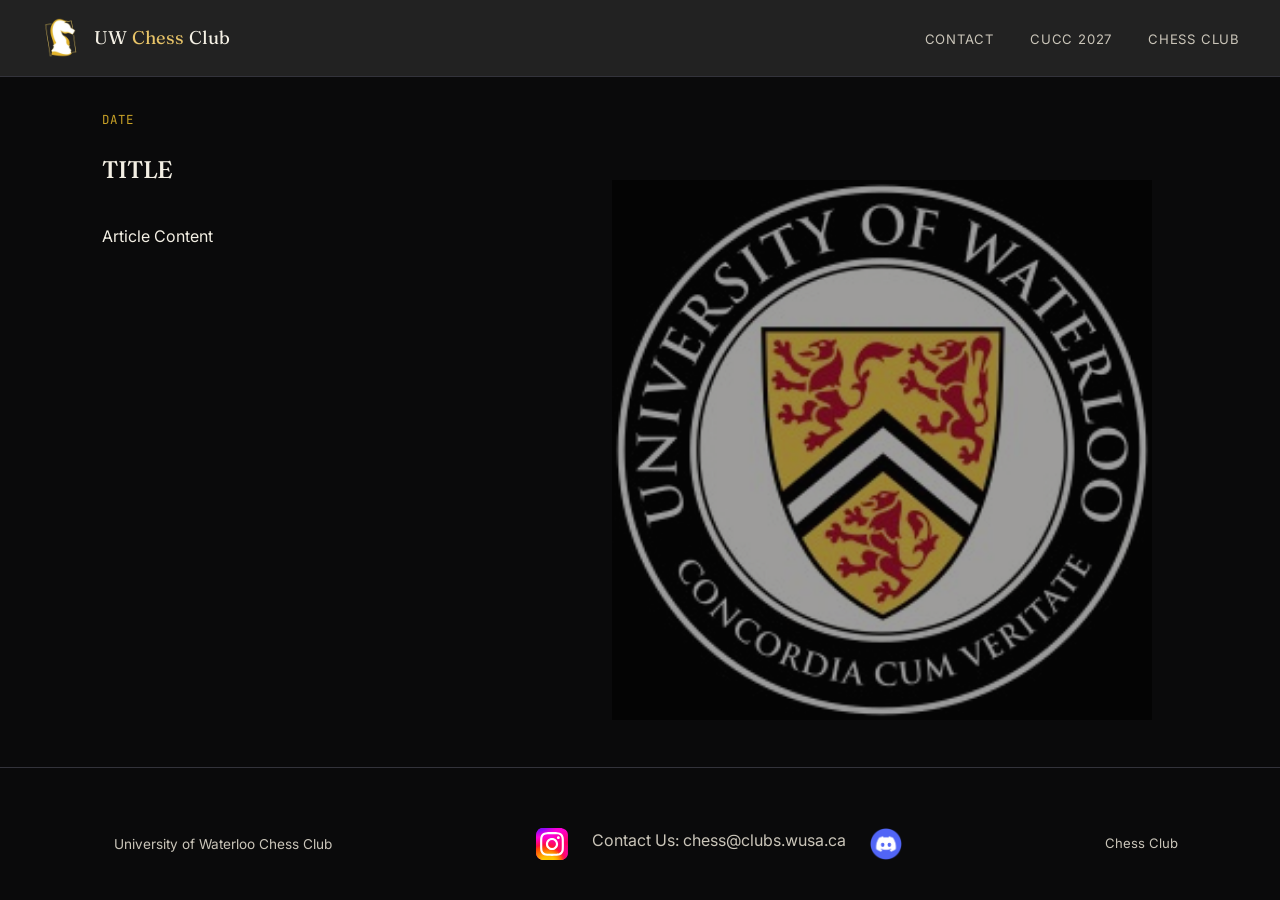
<file: news/news-template.html>
<!DOCTYPE html>
<html lang="en">
<head>
    <meta charset="UTF-8">
    <meta name="viewport" content="width=device-width, initial-scale=1.0">
    <title>ARTICLE TITLE</title>
    <link rel="preconnect" href="https://fonts.googleapis.com">
    <link href="https://fonts.googleapis.com/css2?family=Fraunces:ital,opsz,wght@0,9..144,300;0,9..144,500;0,9..144,600;1,9..144,500&family=Inter:wght@400;500;600&family=JetBrains+Mono:wght@400;500&display=swap" rel="stylesheet">
    <link rel="stylesheet" href="../style.css">
    <link rel="icon" type="image/x-icon" href="../images/logo.jpg">
</head>
<body>

<header>
  <a href="/" class="brand">
      <img src="../images/logo.jpg" alt="UW Chess Club Logo" width="40" height="40">
      <div class="brand-name">UW <em>Chess</em> Club</div>
  </a>
  <nav class="nav-links">
    <ul>
      <li><a href="#contact">Contact</a></li>
      <li><a href="../cucc2027">CUCC 2027</a></li>
      <li><a href="..">Chess Club</a></li>
    </ul>
  </nav>

</header>

<section id="article">
    <img src="../images/UWSeal.svg.jpg" alt="" class="article-decor" aria-hidden="true">
    <span class="eyebrow mono">Date</span>
    <h1>TITLE</h1>
    <p class="article-content">Article Content</p>
</section>




<footer id="contact">
    <div class="footer-brand">
        <div id="logo-upload-footer-placeholder"></div>
            <span>University of Waterloo Chess Club</span>
        </div>
        <div class="footer-contact">
            <a href="https://www.instagram.com/uw.chess.club"><img src="../images/instagram.svg" alt="Instagram" width="32" height="32"></a>
            <p class="footer-email">Contact Us: <a href="mailto:chess@clubs.wusa.ca">chess@clubs.wusa.ca</a></p>
            <a href="https://discord.gg/V49gRGx3Gg"><img src="../images/discord.png" alt="Discord" width="32" height="32"></a>
        </div>
    </div>
    <div class="footer-links">
        <a href="../">Chess Club</a>
    </div>
</footer>



</body>
</html>
</file>
<file: style.css>
:root{
--black: #0a0a0b;
--charcoal: #16161a;
--surface: #1e1e23;
--line: #33333b;
--gold: #c9a227;
--gold-bright: #e8c468;
--gold-dim: #8a7420;
--parchment: #f3efe4;
--grey-text: #cac5b9;
}

*{ box-sizing: border-box; margin:0; padding:0; }

html{ 
    scroll-behavior: smooth; 
    height: 100%;
}

body{
background: var(--black);
color: var(--parchment);
font-family: 'Inter', sans-serif;
line-height: 1.5;
overflow-x: hidden;
display: flex;
flex-direction: column;
min-height: 100vh;
}

h1, h2, h3, .display{
font-family: 'Fraunces', serif;
font-weight: 500;
letter-spacing: -0.01em;
}

a{ color: inherit; text-decoration: none; }

.mono{
font-family: 'JetBrains Mono', monospace;
letter-spacing: 0.08em;
text-transform: uppercase;
}

/* ---------- NAV ---------- */
header{
position: fixed;
top: 0; left: 0; right: 0;
z-index: 100;
display: flex;
align-items: center;
justify-content: space-between;
padding: 18px 40px;
background: #222222;
backdrop-filter: blur(10px);
border-bottom: 1px solid var(--line);
}

.brand{
display: flex;
align-items: center;
gap: 14px;
}

#logo-upload{
width: 42px;
height: 42px;
border: 1.5px solid var(--gold-dim);
border-radius: 4px;
display: flex;
align-items: center;
justify-content: center;
cursor: pointer;
flex-shrink: 0;
background: var(--surface);
transition: border-color 0.2s ease;
overflow: hidden;
}
#logo-upload:hover{ border-color: var(--gold); }
#logo-upload img{ width: 100%; height: 100%; object-fit: cover; }
#logo-upload svg{ width: 22px; height: 22px; }

.brand-name{
font-family: 'Fraunces', serif;
font-size: 1.15rem;
letter-spacing: 0.01em;
}
.brand-name em{ color: var(--gold-bright); font-style: normal; }

nav ul{
display: flex;
flex-direction: row;
list-style: none;
gap: 36px;
white-space: nowrap;
}
nav a{
font-size: 0.82rem;
letter-spacing: 0.06em;
text-transform: uppercase;
color: var(--grey-text);
position: relative;
padding-bottom: 4px;
transition: color 0.2s ease;
}
nav a:hover{ color: var(--parchment); }
nav a::after{
content: "";
position: absolute;
left: 0; bottom: 0;
width: 0%;
height: 1px;
background: var(--gold);
transition: width 0.25s ease;
}
nav a:hover::after{ width: 100%; }

.nav-links{
display: flex;
flex-direction: row;
align-items: center;
gap: 36px;
overflow-x: auto;
scrollbar-width: none;
}
.nav-links::-webkit-scrollbar{ display: none; }

.cta-btn{
background: var(--gold);
color: var(--black);
padding: 10px 22px;
border-radius: 2px;
font-size: 0.78rem;
letter-spacing: 0.06em;
text-transform: uppercase;
font-weight: 600;
border: 1px solid var(--gold);
cursor: pointer;
transition: background 0.2s ease, color 0.2s ease;
}
.cta-btn:hover{ background: transparent; color: var(--gold-bright); }
.cta-btn.ghost{
background: transparent;
color: var(--gold-bright);
}
.cta-btn.ghost:hover{ background: var(--gold); color: var(--black); }

#logo-file{ display:none; }

/* ---------- HERO ---------- */
.hero{
position: relative;
min-height: 100vh;
display: flex;
flex-direction: column;
justify-content: center;
padding: 140px 8vw 60px;
background:
    radial-gradient(circle at 85% 20%, rgba(201,162,39,0.08), transparent 45%),
    var(--black);
}

.board-frame{
position: absolute;
inset: 0;
pointer-events: none;
}

.coord-row{
position: absolute;
display: flex;
justify-content: space-between;
font-size: 0.7rem;
color: var(--gold-dim);
}
.coord-bottom{
bottom: 24px;
left: 8vw; right: 8vw;
}
.coord-side{
flex-direction: column;
top: 140px; bottom: 24px;
left: 24px;
height: calc(100% - 164px);
}

.hero-content{
max-width: 780px;
z-index: 2;
}

.eyebrow{
color: var(--gold);
font-size: 0.78rem;
margin-bottom: 22px;
display: block;
}

.hero h1{
font-size: clamp(2.6rem, 6vw, 5rem);
line-height: 1.05;
color: var(--parchment);
}
.hero h1 .accent{
color: var(--gold-bright);
font-style: italic;
font-weight: 500;
}

.hero p{
margin-top: 26px;
max-width: 520px;
color: var(--grey-text);
font-size: 1.05rem;
}

.hero-actions{
margin-top: 42px;
display: flex;
flex-wrap: wrap;
gap: 18px;
}

.knight-mark{
position: absolute;
right: 6vw;
top: 50%;
transform: translateY(-50%);
width: min(30vw, 380px);
opacity: 0.9;
}

.uw-crest{
    position: absolute;
    right: 6vw;
    top: 50%;
    transform: translateY(-50%);
}
.cucc-logo{
    position: absolute;
    /* right: 6vw;
    top: 50%;
    transform: translateY(-50%); */

    right: 10% !important;
    top: 50%;
    transform: translateY(-50%);
    height: 60vh;
    width: 60vh;
    max-width: 90vw;
    object-fit: cover;
    /* opacity: 0.6; */
    pointer-events: none;
    z-index: 0;
}

/* ---------- SECTION SHARED ---------- */
section{
padding: 110px 8vw;
border-top: 1px solid var(--line);
}

.section-head{
display: flex;
justify-content: space-between;
align-items: flex-end;
margin-bottom: 60px;
flex-wrap: wrap;
gap: 24px;
}

.section-head .eyebrow{ margin-bottom: 12px; }
.section-head h2{ font-size: clamp(1.8rem, 3.4vw, 2.6rem); }
.section-head p{ color: var(--grey-text); max-width: 380px; }

/* ---------- PROGRAMS ---------- */
.programs-grid{
display: grid;
grid-template-columns: repeat(3, 1fr);
gap: 1px;
background: var(--line);
border: 1px solid var(--line);
}

.program-card{
background: var(--charcoal);
padding: 44px 36px;
transition: background 0.25s ease;
}
.program-card:hover{ background: var(--surface); }

.program-rank{
font-size: 0.72rem;
color: var(--gold-dim);
margin-bottom: 22px;
}

.program-card h3{
font-size: 1.4rem;
margin-bottom: 14px;
color: var(--gold-bright);
}
.program-card p{
color: var(--grey-text);
font-size: 0.92rem;
}

/* ---------- SCHEDULE / TABLE ---------- */
.schedule{
border-top: 1px solid var(--line);
}
.schedule-row{
display: grid;
grid-template-columns: 100px 1fr 160px 160px;
align-items: center;
padding: 22px 0;
border-bottom: 1px solid var(--line);
gap: 16px;
}
.club {grid-template-columns: 100px 1fr 160px 160px 140px;}
.schedule-row.head{
color: var(--gold-dim);
font-size: 0.72rem;
padding-bottom: 16px;
}
.schedule-row .day{ color: var(--gold-bright); font-size: 0.85rem; }
.schedule-row .desc h4{ font-family:'Fraunces', serif; font-weight:500; font-size: 1.05rem; margin-bottom: 4px; }
.schedule-row .desc span{ color: var(--grey-text); font-size: 0.85rem; }
.schedule-row .level, .schedule-row .time .room{ font-size: 0.82rem; color: var(--grey-text); }

/* ---------- NEWS ---------- */
.news-grid{
display: grid;
/* grid-template-columns: repeat(3, 1fr); */
gap: 1px;
background: var(--line);
border: 1px solid var(--line);
}

.news-card{
background: var(--charcoal);
padding: 44px 36px;
transition: background 0.25s ease;
}
.news-card:hover{ background: var(--surface); }

.news-rank{
font-size: 0.72rem;
color: var(--gold-dim);
margin-bottom: 22px;
}

.news-card h3{
font-size: 1.4rem;
margin-bottom: 14px;
color: var(--gold-bright);
}
.news-card p{
color: var(--grey-text);
font-size: 0.92rem;
}

#article {
    flex: 1 0 auto;
}

.hidden-news {
    display: none;
}

/* ---------- QUOTE / CTA STRIP ---------- */
.strip{
text-align: center;
padding: 100px 8vw;
border-top: 1px solid var(--line);
background: var(--charcoal);
}
.strip h2{
font-size: clamp(1.8rem, 4vw, 2.8rem);
max-width: 780px;
margin: 0 auto 36px;
line-height: 1.25;
}
.strip .accent{ color: var(--gold-bright); font-style: italic; }

/* ---------- FOOTER ---------- */
footer{
padding: 60px 8vw 40px;
border-top: 1px solid var(--line);
display: flex;
justify-content: space-between;
align-items: center;
flex-wrap: wrap;
gap: 30px;
}
.footer-brand{ display:flex; align-items:center; gap:12px; }
.footer-brand span{ color: var(--grey-text); font-size: 0.85rem; }
.footer-links{ display: flex; gap: 30px; }
.footer-links a{ color: var(--grey-text); font-size: 0.82rem; }
.footer-links a:hover{ color: var(--gold-bright); }
.footer-contact {
    display: flex;
    justify-content: center;
    gap: 24px;
}
.footer-contact img {
    display: block;
}
.footer-email{ 
    color: var(--grey-text);
    font-size: 1rem;
    margin: 0;
}

.footer-social{
    display: flex;
    justify-content: center;
    align-items: center;
    gap: 20px;
}
.footer-social img { display: block; }

/* ---------- ARTICLES ------------ */

#article {
    position: relative;
    overflow: hidden;
}

.article-content {
    margin-top: 4vh;
    max-width: 50%;
    /* padding-top: 8vh; */
}
.article-title{
    max-width: 50%;
}

.article-decor {
position: fixed; 
right: 10% !important;
top: 50%;
right: -5%;
transform: translateY(-50%);
height: 60vh;
width: 60vh;
max-width: 90vw;
/* border-radius: 50%; */
object-fit: cover;
opacity: 0.6;
pointer-events: none;
z-index: 0;
}

/* Make sure the real article content sits above the decorative image */
#article > *:not(.article-decor) {
position: relative;
z-index: 1;
}



/* ---------- RESPONSIVE ---------- */

/* Global overflow safety at every size */
html, body{ max-width: 100%; overflow-x: hidden; }
img, svg{ max-width: 100%; height: auto; }

@media (max-width: 860px){
header{ padding: 16px 20px; gap: 14px; }
.brand-name{ font-size: 1rem; }
.nav-links{ gap: 22px; flex: 1; min-width: 0; justify-content: flex-end; -webkit-mask-image: linear-gradient(to right, black 88%, transparent); mask-image: linear-gradient(to right, black 88%, transparent); }
.brand{ flex-shrink: 0; }
.nav-links ul{ gap: 22px; }
.nav-links .cta-btn{ flex-shrink: 0; }
section{ padding: 80px 6vw; }
.hero{ padding: 120px 6vw 60px; }
.knight-mark, .uw-crest{ display: none; }
.programs-grid{ grid-template-columns: 1fr; }
.schedule-row{ grid-template-columns: 60px 1fr; }
.schedule-row .level, .schedule-row .time{ display:none; }
.coord-side{ display: none; }

/* Article layout can't stay at 50% width once the side image is gone/shrunk */
.article-content, .article-title{ max-width: 100%; }
.article-decor{ height: 42vh; width: 42vh; opacity: 0.35; }

footer{ justify-content: center; text-align: center; }
.footer-contact, .footer-social{ flex-wrap: wrap; }
}

@media (max-width: 600px){
header{ padding: 14px 16px; }
.brand-name{ font-size: 0.92rem; }
#logo-upload{ width: 36px; height: 36px; }
nav ul{ gap: 16px; }
.cta-btn{ padding: 9px 16px; font-size: 0.74rem; }

section{ padding: 64px 5vw; }
.section-head{ margin-bottom: 40px; }
.hero{ padding: 110px 5vw 48px; min-height: unset; }
.hero p{ max-width: 100%; }
.hero-actions{ gap: 12px; }
.hero-actions .cta-btn{ flex: 1 1 auto; text-align: center; }

.coord-bottom{ left: 5vw; right: 5vw; }

.program-card, .news-card{ padding: 32px 22px; }

.schedule-row{ grid-template-columns: 1fr; row-gap: 6px; padding: 18px 0; }
.schedule-row.head{ display: none; }
.schedule-row .day{ order: -1; }

.article-decor{ opacity: 0.2; height: 34vh; width: 34vh; }

.strip{ padding: 72px 5vw; }

footer{ padding: 48px 5vw 32px; gap: 20px; }
.footer-links{ flex-wrap: wrap; justify-content: center; gap: 16px 24px; }
}

/* focus visibility */
a:focus-visible, button:focus-visible, #logo-upload:focus-visible{
outline: 2px solid var(--gold-bright);
outline-offset: 2px;
}

@media (prefers-reduced-motion: reduce){
*{ transition: none !important; scroll-behavior: auto !important; }
}
</file>
